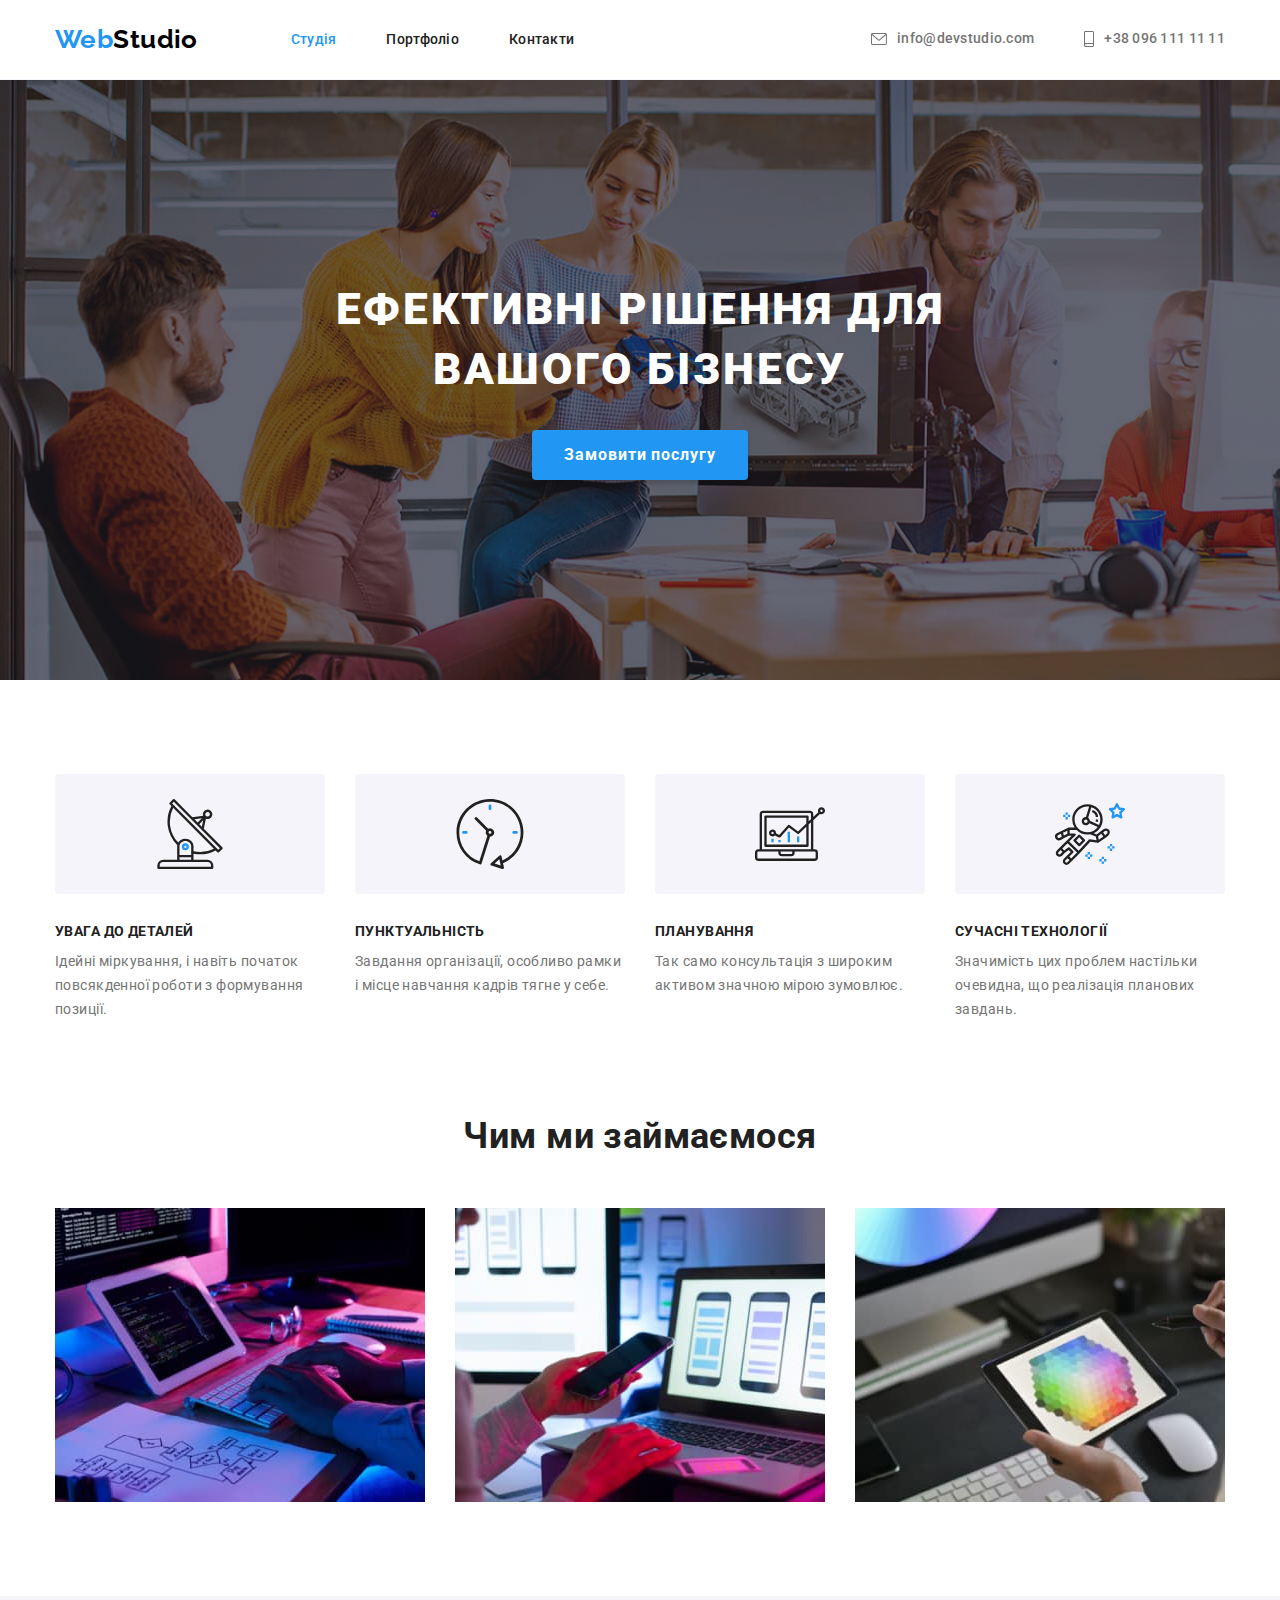
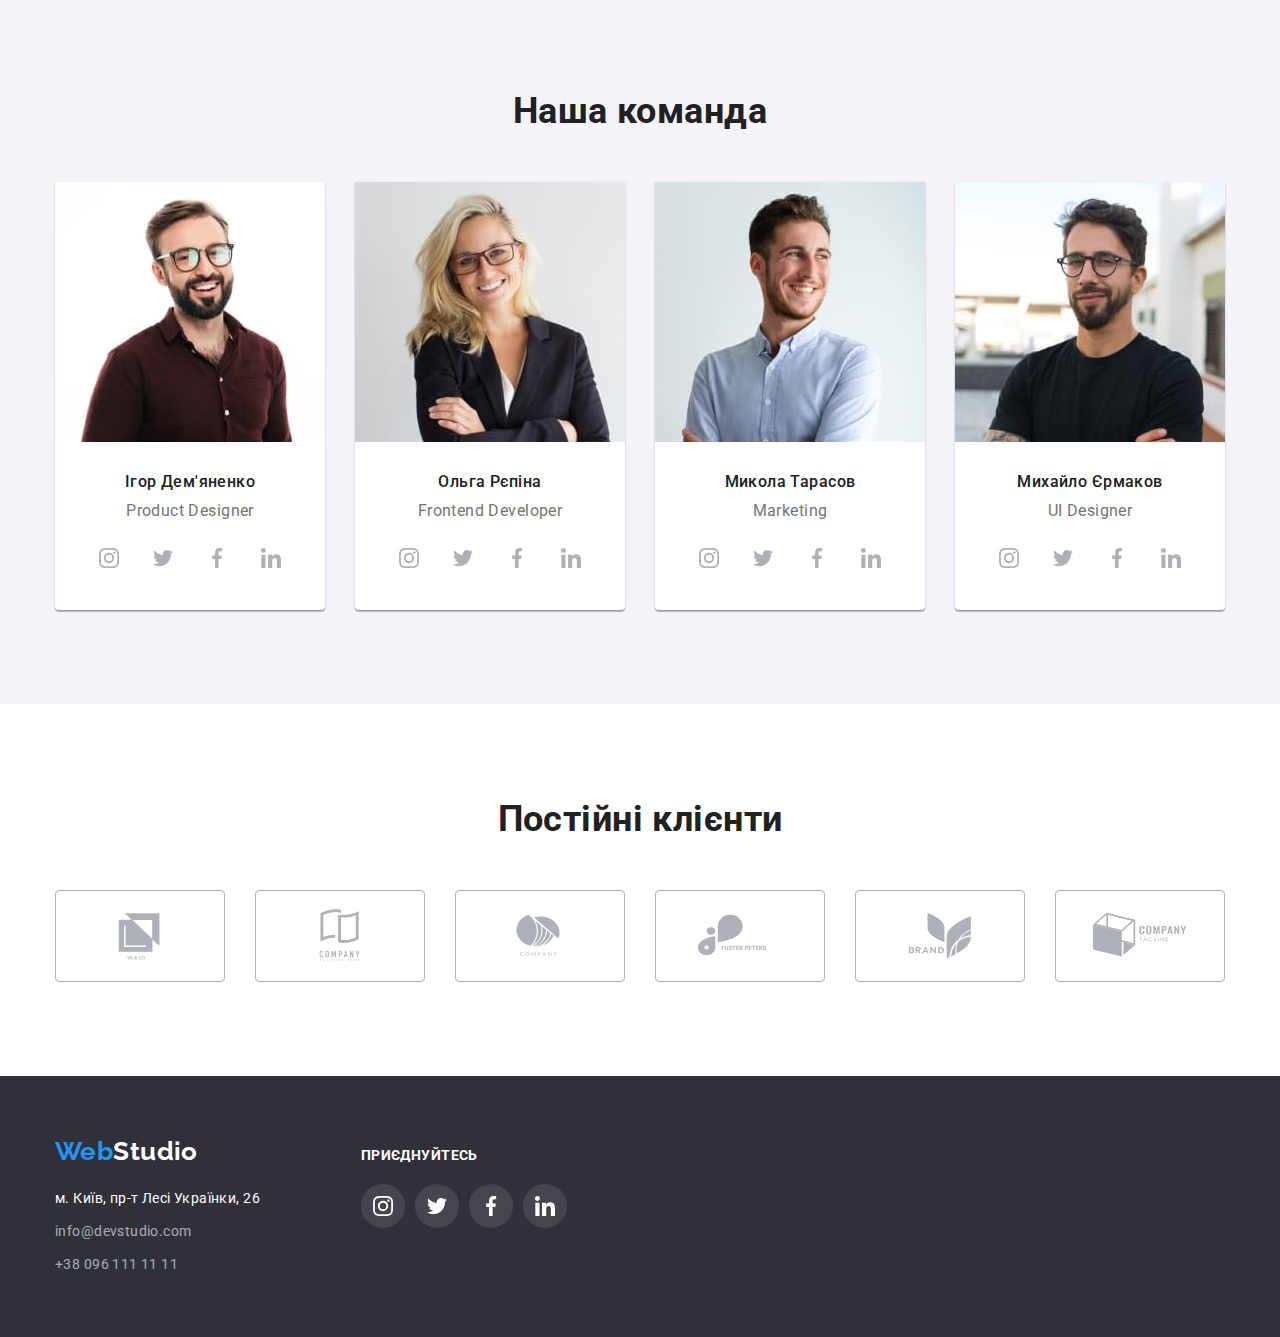
<file: index.html>
<!DOCTYPE html>
<html lang="uk">
	<head>
		<meta charset="UTF-8" />
		<meta name="viewport" content="width=device-width, initial-scale=1.0" />
		<title>WebStudio</title>
		<link rel="preconnect" href="https://fonts.googleapis.com" />
		<link rel="preconnect" href="https://fonts.gstatic.com" crossorigin />
		<link
			href="https://fonts.googleapis.com/css2?family=Raleway:wght@700&family=Roboto:wght@400;500;700;900&display=swap"
			rel="stylesheet"
		/>
		<link
			rel="stylesheet"
			href="https://cdnjs.cloudflare.com/ajax/libs/modern-normalize/1.0.0/modern-normalize.min.css"
		/>
		<link rel="stylesheet" href="./css/styles.css" />
	</head>
	<body>
		<header class="page-header">
			<div class="container page-header-container">
				<nav class="main-nav">
					<a href="./index.html" class="logo link"><span class="logo-first-part">Web</span>Studio</a>
					<ul class="list menu">
						<li class="menu-item">
							<a href="./index.html" class="link menu-link current">Студія</a>
						</li>
						<li class="menu-item">
							<a href="./portfolio.html" class="link menu-link">Портфоліо</a>
						</li>
						<li class="menu-item">
							<a href="#contacts" class="link menu-link">Контакти</a>
						</li>
					</ul>
				</nav>
				<ul class="header-contacts list">
					<li><a href="mailto:info@devstudio.com" class="contact-email link">
							<svg lang="en" aria-label="envelope icon" class="envelope-icon">
								<use href="./images/sprite.svg#icon-envelope"></use>
							</svg> 
							info@devstudio.com
						</a>
					</li>
					<li><a href="tel:+380961111111" class="contact-phone-number link">
							<svg lang="en" aria-label="smartphone icon" class="smartphone-icon">
								<use href="./images/sprite.svg#icon-smartphone"></use>
							</svg>
							+38 096 111 11 11
						</a>
					</li>
				</ul>
			</div>
		</header>

		<main>
			<section class="main-title">
				<div class="main-title-container container">
					<h1 class="title">ЕФЕКТИВНІ РІШЕННЯ ДЛЯ ВАШОГО БІЗНЕСУ</h1>
					<button type="button" class="modal-open-btn"> Замовити послугу </button>
				</div>
			</section>

			<section class="benefits section">
				<div class="container">
					<h2 hidden>Наші переваги</h2>
					<ul class="list benefits-list">
						<li class="benefits-item">
							<div class="benefits-item-icon-bg">
								<svg lang="en" aria-label="antenna icon" class="benefits-item-icon">
									<use href="./images/sprite.svg#icon-antenna"></use>
								</svg>
							</div>
							<h3 class="benefits-name">Увага до деталей</h3>
							<p class="benefits-description"
								>Ідейні міркування, і навіть початок повсякденної роботи з формування позиції.</p
							>
						</li>
						<li class="benefits-item">
							<div class="benefits-item-icon-bg">
								<svg lang="en" aria-label="clock icon" class="benefits-item-icon">
									<use href="./images/sprite.svg#icon-clock"></use>
								</svg>
							</div>
							<h3 class="benefits-name">Пунктуальність</h3>
							<p class="benefits-description"
								>Завдання організації, особливо рамки і місце навчання кадрів тягне у себе.</p
							>
						</li>
						<li class="benefits-item">
							<div class="benefits-item-icon-bg">
								<svg lang="en" aria-label="diagram icon" class="benefits-item-icon">
									<use href="./images/sprite.svg#icon-diagram"></use>
								</svg>
							</div>
							<h3 class="benefits-name">Планування</h3>
							<p class="benefits-description">Так само консультація з широким активом значною мірою зумовлює.</p>
						</li>
						<li class="benefits-item">
							<div class="benefits-item-icon-bg">
								<svg lang="en" aria-label="astronaut icon" class="benefits-item-icon">
									<use href="./images/sprite.svg#icon-astronaut"></use>
								</svg>
							</div>
							<h3 class="benefits-name">Сучасні технології</h3>
							<p class="benefits-description"
								>Значимість цих проблем настільки очевидна, що реалізація планових завдань.</p
							>
						</li>
					</ul>
				</div>
			</section>

			<section class="work-process section">
				<div class="container">
					<h2 class="work-title">Чим ми займаємося</h2>
					<ul class="list work-list-pic">
						<li class="work-pic-items">
							<img src="./images/box1.jpg" alt="Написання алгоритмів" width="370" height="294" class="work-pic" />
						</li>
						<li class="work-pic-items">
							<img src="./images/img.jpg" alt="UI/UX Дизайн" width="370" height="294" class="work-pic" />
						</li>
						<li class="work-pic-items">
							<img
								src="./images/box3.jpg"
								alt="Професійний підбір кольорової гами"
								width="370"
								height="294"
								class="work-pic"
							/>
						</li>
					</ul>
				</div>
			</section>

			<section class="team section">
				<div class="container">
					<h2 class="team-title">Наша команда</h2>
					<ul class="list team-list">
						<li class="team-member">
							<img src="./images/pers1.jpg" alt="Портрет Ігоря" width="270" height="260" class="member-icon" />
							<div class="member-wrapper">
							<h3 class="member-name">Ігор Дем'яненко</h3>
							<p class="member-position">Product Designer</p>
							<ul class="list member-social-list">
								<li>
									<a href="" class="member-social-link">
										<svg lang="en" aria-label="instagram icon" class="member-social-icon">
											<use href="./images/sprite.svg#icon-instagram"></use>
										</svg>
									</a>
								</li>
								<li>
									<a href="" class="member-social-link">
										<svg lang="en" aria-label="twitter icon" class="member-social-icon">
											<use href="./images/sprite.svg#icon-twitter"></use>
										</svg>
									</a>
								</li>
								<li>
									<a href="" class="member-social-link">
										<svg lang="en" aria-label="facebook icon" class="member-social-icon">
											<use href="./images/sprite.svg#icon-facebook"></use>
										</svg>
									</a>
								</li>
								<li>
									<a href="" class="member-social-link">
										<svg lang="en" aria-label="linkedin icon" class="member-social-icon">
											<use href="./images/sprite.svg#icon-linkedin"></use>
										</svg>
									</a>
								</li>
							</ul>
							</div>
						</li>
						<li class="team-member">
							<img src="./images/pers2.jpg" alt="Портрет Ольги" width="270" height="260" class="member-icon" />
							<div class="member-wrapper">
							<h3 class="member-name">Ольга Рєпіна</h3>
							<p class="member-position">Frontend Developer</p>
							<ul class="list member-social-list">
								<li>
									<a href="" class="member-social-link">
										<svg lang="en" aria-label="instagram icon" class="member-social-icon">
											<use href="./images/sprite.svg#icon-instagram"></use>
										</svg>
									</a>
								</li>
								<li>
									<a href="" class="member-social-link">
										<svg lang="en" aria-label="twitter icon" class="member-social-icon">
											<use href="./images/sprite.svg#icon-twitter"></use>
										</svg>
									</a>
								</li>
								<li>
									<a href="" class="member-social-link">
										<svg lang="en" aria-label="facebook icon" class="member-social-icon">
											<use href="./images/sprite.svg#icon-facebook"></use>
										</svg>
									</a>
								</li>
								<li>
									<a href="" class="member-social-link">
										<svg lang="en" aria-label="linkedin icon" class="member-social-icon">
											<use href="./images/sprite.svg#icon-linkedin"></use>
										</svg>
									</a>
								</li>
							</ul>
							</div>	
						</li>
						<li class="team-member">
							<img src="./images/pers3.jpg" alt="Портрет Миколи" width="270" height="260" class="member-icon" />
							<div class="member-wrapper">
							<h3 class="member-name">Микола Тарасов</h3>
							<p class="member-position">Marketing</p>
							<ul class="list member-social-list">
								<li>
									<a href="" class="member-social-link">
									<svg lang="en" aria-label="instagram icon" class="member-social-icon">
										<use href="./images/sprite.svg#icon-instagram"></use>
									</svg>
									</a>
								</li>
								<li>
									<a href="" class="member-social-link">
									<svg lang="en" aria-label="twitter icon" class="member-social-icon">
										<use href="./images/sprite.svg#icon-twitter"></use>
									</svg>
									</a>
								</li>
								<li>
									<a href="" class="member-social-link">
									<svg lang="en" aria-label="facebook icon" class="member-social-icon">
										<use href="./images/sprite.svg#icon-facebook"></use>
									</svg>
									</a>
								</li>
								<li>
									<a href="" class="member-social-link">
									<svg lang="en" aria-label="linkedin icon" class="member-social-icon">
										<use href="./images/sprite.svg#icon-linkedin"></use>
									</svg> 
								</a>
								</li>
							</ul>
							</div>	
						</li>
						<li class="team-member">
							<img src="./images/pers4.jpg" alt="Портрет Михайла" width="270" height="260" class="member-icon" />
							<div class="member-wrapper">
								<h3 class="member-name">Михайло Єрмаков</h3>
							<p class="member-position">UI Designer</p>
							<ul class="list member-social-list">
								<li>
									<a href="" class="member-social-link">
										<svg lang="en" aria-label="instagram icon" class="member-social-icon">
											<use href="./images/sprite.svg#icon-instagram"></use>
										</svg>
									</a>
								</li>
								<li>
									<a href="" class="member-social-link">
										<svg lang="en" aria-label="twitter icon" class="member-social-icon">
											<use href="./images/sprite.svg#icon-twitter"></use>
										</svg>
									</a>
								</li>
								<li>
									<a href="" class="member-social-link">
										<svg lang="en" aria-label="facebook icon" class="member-social-icon">
											<use href="./images/sprite.svg#icon-facebook"></use>
										</svg>
									</a>
								</li>
								<li>
									<a href="" class="member-social-link">
										<svg lang="en" aria-label="linkedin icon" class="member-social-icon">
											<use href="./images/sprite.svg#icon-linkedin"></use>
										</svg>
									</a>
								</li>
							</ul>
						</div>
				</div>
			</section>
			<section class="section">
				<div class="container">
				<h2 class="team-title">Постійні клієнти</h2>
				<ul class="clients-list list">
					<li class="client-item">
						<a href="" class="client-link">
							<svg lang="en" aria-label="client icon" class="client-icon">
								<use href="./images/sprite.svg#icon-client1"></use>
							</svg>
						</a>
					</li>
					<li class="client-item">
						<a href="" class="client-link">
							<svg lang="en" aria-label="client icon" class="client-icon">
								<use href="./images/sprite.svg#icon-client2"></use>
							</svg>
						</a>
					</li>
					<li class="client-item">
						<a href="" class="client-link">
							<svg lang="en" aria-label="client icon" class="client-icon">
								<use href="./images/sprite.svg#icon-client3"></use>
							</svg>
						</a>
					</li>
					<li class="client-item">
						<a href="" class="client-link">
							<svg lang="en" aria-label="client icon" class="client-icon">
								<use href="./images/sprite.svg#icon-client4"></use>
							</svg>
						</a>
					</li>
					<li class="client-item">
						<a href="" class="client-link">
							<svg lang="en" aria-label="client icon" class="client-icon">
								<use href="./images/sprite.svg#icon-client5"></use>
							</svg>
						</a>
					</li>
					<li class="client-item">
						<a href="" class="client-link">
							<svg lang="en" aria-label="client icon" class="client-icon">
								<use href="./images/sprite.svg#icon-client6"></use>
							</svg>
						</a>
					</li>
				</ul>
				</div>
			</section>
		</main>

		<footer class="page-footer">
			<div class="container adress-social-container">
				<div class=" page-footer-container">
					<a href="./index.html" class="logo logo-footer link"><span class="logo-first-part">Web</span>Studio</a>
					<address>
						<ul class="list contact-list">
							<li class="contact-item">
								<a href="https://goo.gl/maps/CPtrU1FHBa2aNyZL9" target="_blank"
									rel="noopener noreferrer nofollow" class="location-link link">
									м. Київ, пр-т Лесі Українки, 26</a>
							</li>
							<li class="contact-item">
								<a href="mailto:info@devstudio.com" class="footer-email link">info@devstudio.com</a>
							</li>
							<li class="contact-item">
								<a href="tel:+380961111111" class="footer-phone-number link">+38 096 111 11 11</a>
							</li>
						</ul>
					</address>
				</div>
				<div class="social-container">
					<p class="social-invite-text">Приєднуйтесь</p>
					<ul class="list member-social-list">
						<li>
							<a href="" class="member-social-link footer-social-link">
								<svg lang="en" aria-label="instagram icon" class="member-social-icon footer-social-icon">
									<use href="./images/sprite.svg#icon-instagram"></use>
								</svg>
							</a>
						</li>
						<li>
							<a href="" class="member-social-link footer-social-link">
								<svg lang="en" aria-label="twitter icon" class="member-social-icon footer-social-icon">
									<use href="./images/sprite.svg#icon-twitter"></use>
								</svg>
							</a>
						</li>
						<li>
							<a href="" class="member-social-link footer-social-link">
								<svg lang="en" aria-label="facebook icon" class="member-social-icon footer-social-icon">
									<use href="./images/sprite.svg#icon-facebook"></use>
								</svg>
							</a>
						</li>
						<li>
							<a href="" class="member-social-link footer-social-link">
								<svg lang="en" aria-label="linkedin icon" class="member-social-icon footer-social-icon">
									<use href="./images/sprite.svg#icon-linkedin"></use>
								</svg>
							</a>
						</li>
					</ul>
				</div>
			</div>
		</footer>
	</body>
</html>
</file>
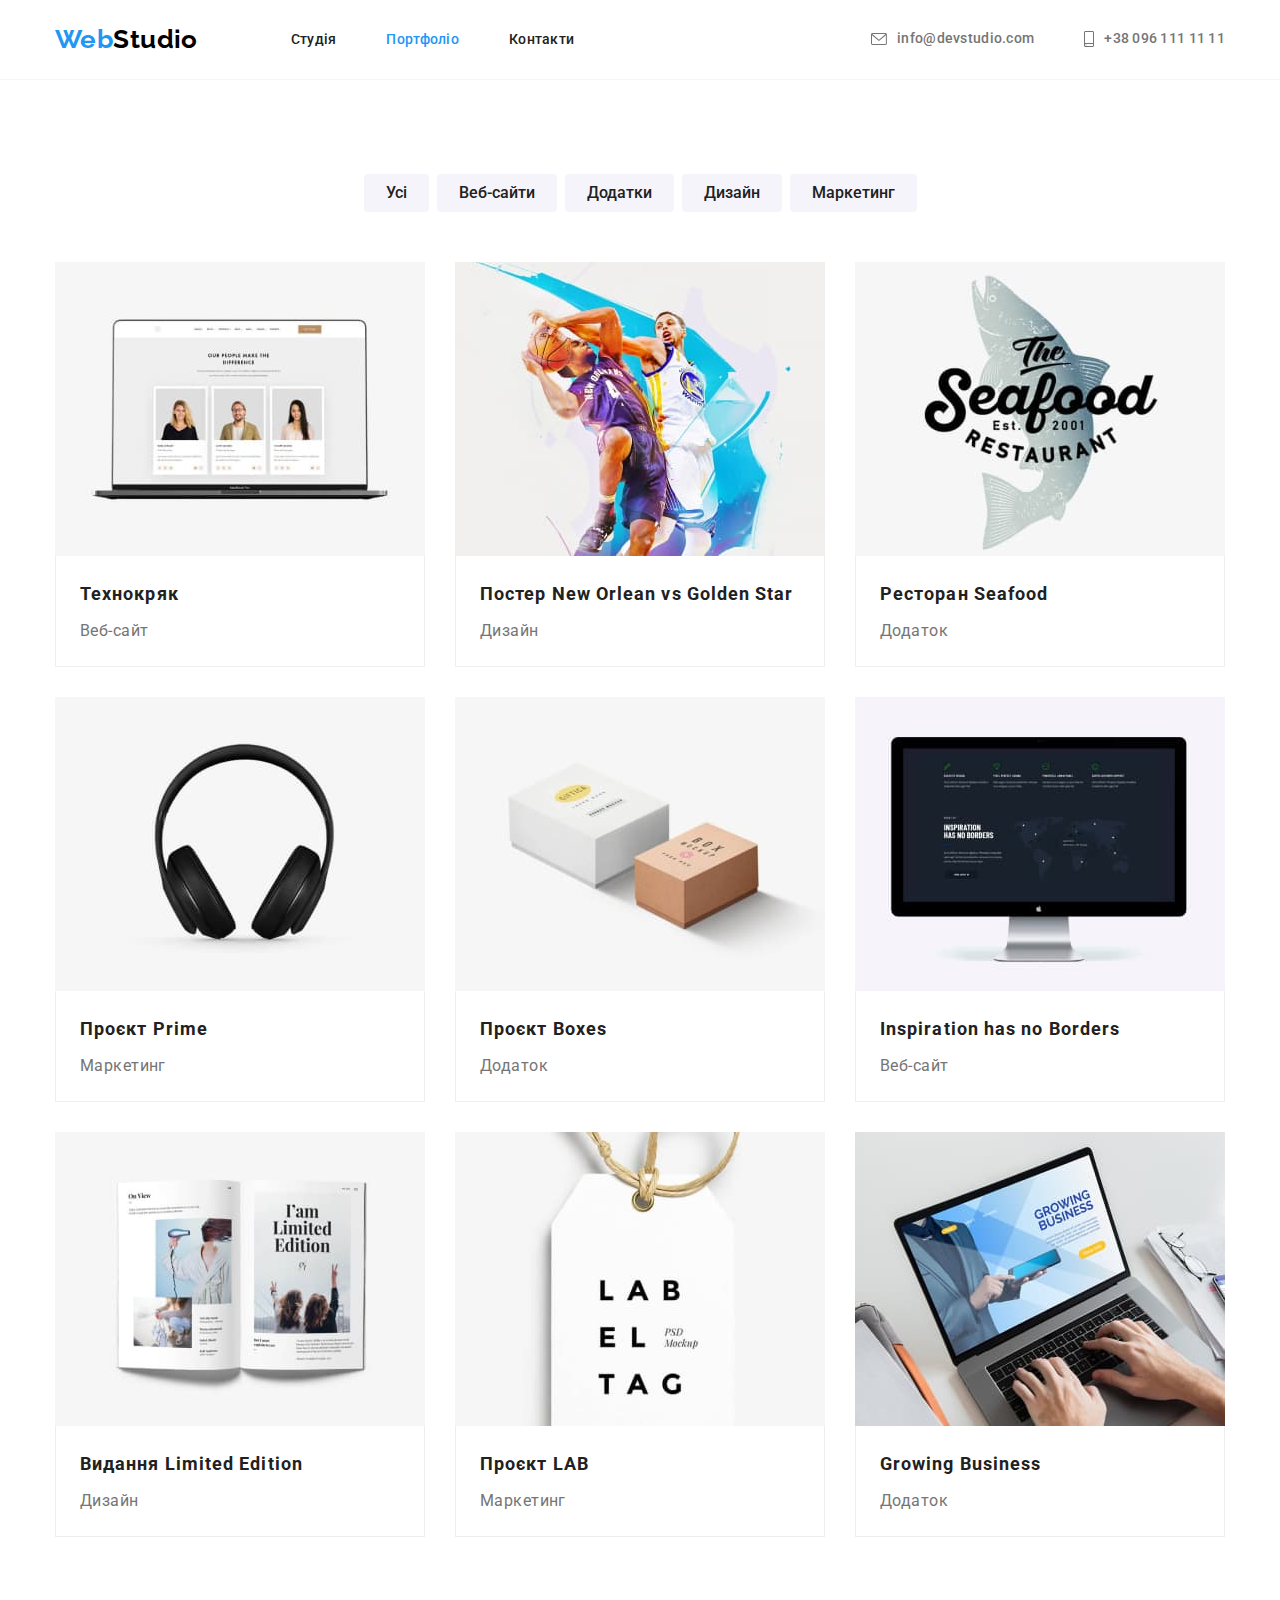
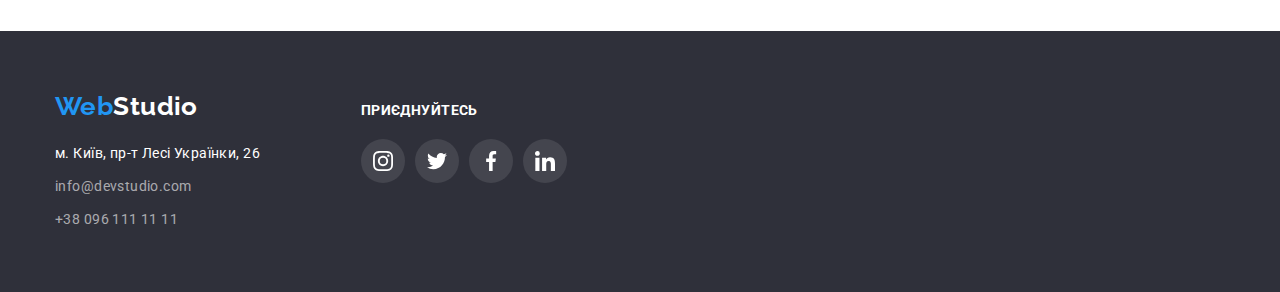
<file: portfolio.html>
<!DOCTYPE html>
<html lang="uk">
	<head>
		<meta charset="UTF-8" />
		<meta name="viewport" content="width=device-width, initial-scale=1.0" />
		<title>WebStudio</title>
		<link rel="preconnect" href="https://fonts.googleapis.com" />
		<link rel="preconnect" href="https://fonts.gstatic.com" crossorigin />
		<link
			href="https://fonts.googleapis.com/css2?family=Raleway:wght@700&family=Roboto:wght@400;500;700;900&display=swap"
			rel="stylesheet"
		/>
		<link
			rel="stylesheet"
			href="https://cdnjs.cloudflare.com/ajax/libs/modern-normalize/1.0.0/modern-normalize.min.css"
		/>
		<link rel="stylesheet" href="./css/styles.css" />
	</head>

	<body>
		<header class="page-header">
			<div class="container page-header-container">
				<nav class="main-nav">
					<a href="./index.html" class="logo link"><span class="logo-first-part">Web</span>Studio</a>
					<ul class="list menu">
						<li class="menu-item">
							<a href="./index.html" class="link menu-link">Студія</a>
						</li>
						<li class="menu-item">
							<a href="./portfolio.html" class="link menu-link current">Портфоліо</a>
						</li>
						<li class="menu-item">
							<a href="#contacts" class="link menu-link">Контакти</a>
						</li>
					</ul>
				</nav>
				<ul class="header-contacts list">
					<li
						><a href="mailto:info@devstudio.com" class="contact-email link">
							<svg lang="en" aria-label="envelope icon" class="envelope-icon">
								<use href="./images/sprite.svg#icon-envelope"></use>
							</svg>
							info@devstudio.com
						</a>
					</li>
					<li
						><a href="tel:+380961111111" class="contact-phone-number link">
							<svg lang="en" aria-label="smartphone icon" class="smartphone-icon">
								<use href="./images/sprite.svg#icon-smartphone"></use>
							</svg>
							+38 096 111 11 11
						</a>
					</li>
				</ul>
			</div>
		</header>
		<main>
			<section class="portfolio-filter section">
				<div class="container">
					<h1 hidden>Наші проекти</h1>
					<ul class="list list-portfolio-filter">
						<li class="filter-item"><button type="button" class="filter-btn">Усі</button></li>
						<li class="filter-item"><button type="button" class="filter-btn">Веб-сайти</button></li>
						<li class="filter-item"><button type="button" class="filter-btn">Додатки</button></li>
						<li class="filter-item"><button type="button" class="filter-btn">Дизайн</button></li>
						<li class="filter-item"><button type="button" class="filter-btn">Маркетинг</button></li>
					</ul>
					<ul class="list projects-list">
						<li class="project-item">
							<a href="" class="project-link link">
								<img
									src="./images/portfolio1.jpg"
									alt="Ноутбук із зображенням сайту на екрані"
									width="370"
									height="294"
									class="progect-icon"
								/>
								<div class="project-border">
									<h2 class="project-title">Технокряк</h2>
									<p class="project-identifire">Веб-сайт</p>
								</div>
							</a>
						</li>
						<li class="project-item">
							<a href="" class="project-link link">
								<img
									src="./images/portfolio2.jpg"
									alt="Два баскетбольні гравці з команд-противників змагаються за м'яч"
									width="370"
									height="294"
									class="progect-icon"
								/>
								<div class="project-border">
									<h2 class="project-title">Постер New Orlean vs Golden Star</h2>
									<p class="project-identifire">Дизайн</p>
								</div>
							</a>
						</li>
						<li class="project-item">
							<a href="" class="project-link link">
								<img
									src="./images/portfolio3.jpg"
									alt="Логотоп ресторану з рибою на фоні"
									width="370"
									height="294"
									class="progect-icon"
								/>
								<div class="project-border">
									<h2 class="project-title">Ресторан Seafood</h2>
									<p class="project-identifire">Додаток</p>
								</div>
							</a>
						</li>
						<li class="project-item">
							<a href="" class="project-link link">
								<img src="./images/portfolio4.jpg" alt="Навушники" width="370" height="294" class="progect-icon" />
								<div class="project-border">
									<h2 class="project-title">Проєкт Prime</h2>
									<p class="project-identifire">Маркетинг</p>
								</div>
							</a>
						</li>
						<li class="project-item">
							<a href="" class="project-link link">
								<img
									src="./images/portfolio5.jpg"
									alt="Біла коробко більшого розміру та коричнева коробка меншого розміру"
									width="370"
									height="294"
									class="progect-icon"
								/>
								<div class="project-border">
									<h2 class="project-title">Проєкт Boxes</h2>
									<p class="project-identifire">Додаток</p>
								</div>
							</a>
						</li>
						<li class="project-item">
							<a href="" class="project-link link">
								<img
									src="./images/portfolio6.jpg"
									alt="Монітор від комп'ютера із зображенням сайту на екрані"
									width="370"
									height="294"
									class="progect-icon"
								/>
								<div class="project-border">
									<h2 class="project-title">Inspiration has no Borders</h2>
									<p class="project-identifire">Веб-сайт</p>
								</div>
							</a>
						</li>
						<li class="project-item">
							<a href="" class="project-link link">
								<img
									src="./images/portfolio7.jpg"
									alt="Розгорнута книга"
									width="370"
									height="294"
									class="progect-icon"
								/>
								<div class="project-border">
									<h2 class="project-title">Видання Limited Edition</h2>
									<p class="project-identifire">Дизайн</p>
								</div>
							</a>
						</li>
						<li class="project-item">
							<a href="" class="project-link link">
								<img src="./images/portfolio8.jpg" alt="Бірка з назвою" width="370" height="294" class="progect-icon" />
								<div class="project-border">
									<h2 class="project-title">Проєкт LAB</h2>
									<p class="project-identifire">Маркетинг</p>
								</div>
							</a>
						</li>
						<li class="project-item">
							<a href="" class="project-link link">
								<img
									src="./images/portfolio9.jpg"
									alt="Робота на ноутбуці з програмою для бізнесу"
									width="370"
									height="294"
									class="progect-icon"
								/>
								<div class="project-border">
									<h2 class="project-title">Growing Business</h2>
									<p class="project-identifire">Додаток</p>
								</div>
							</a>
						</li>
					</ul>
				</div>
			</section>
		</main>

		<footer class="page-footer">
			<div class="container adress-social-container">
				<div class="page-footer-container">
					<a href="./index.html" class="logo logo-footer link"><span class="logo-first-part">Web</span>Studio</a>
					<address>
						<ul class="list contact-list">
							<li class="contact-item">
								<a
									href="https://goo.gl/maps/CPtrU1FHBa2aNyZL9"
									target="_blank"
									rel="noopener noreferrer nofollow"
									class="location-link link"
								>
									м. Київ, пр-т Лесі Українки, 26</a
								>
							</li>
							<li class="contact-item">
								<a href="mailto:info@devstudio.com" class="footer-email link">info@devstudio.com</a>
							</li>
							<li class="contact-item">
								<a href="tel:+380961111111" class="footer-phone-number link">+38 096 111 11 11</a>
							</li>
						</ul>
					</address>
				</div>
				<div class="social-container">
					<p class="social-invite-text">Приєднуйтесь</p>
					<ul class="list member-social-list">
						<li>
							<a href="" class="member-social-link footer-social-link">
								<svg lang="en" aria-label="instagram icon" class="member-social-icon footer-social-icon">
									<use href="./images/sprite.svg#icon-instagram"></use>
								</svg>
							</a>
						</li>
						<li>
							<a href="" class="member-social-link footer-social-link">
								<svg lang="en" aria-label="twitter icon" class="member-social-icon footer-social-icon">
									<use href="./images/sprite.svg#icon-twitter"></use>
								</svg>
							</a>
						</li>
						<li>
							<a href="" class="member-social-link footer-social-link">
								<svg lang="en" aria-label="facebook icon" class="member-social-icon footer-social-icon">
									<use href="./images/sprite.svg#icon-facebook"></use>
								</svg>
							</a>
						</li>
						<li>
							<a href="" class="member-social-link footer-social-link">
								<svg lang="en" aria-label="linkedin icon" class="member-social-icon footer-social-icon">
									<use href="./images/sprite.svg#icon-linkedin"></use>
								</svg>
							</a>
						</li>
					</ul>
				</div>
			</div>
		</footer>
	</body>
</html>
</file>
<file: css/styles.css>
/*Змінні*/
:root {
    --primary-font: 'Roboto', sans-serif;
    --secondary-font: 'Raleway', sans-serif;
    --accent-color: #2196F3;
    --title-text-color: #212121;
    --general-text-color: #757575;
    --background-color: #2F303A;
    --title-text-color-dark-bcgr: #FFFFFF;
    --btn-bcgr-color: #188CE8;
    --secondary-logo-color: #000000;
    --border-color: #F5F4FA;
    --icon-color: #AFB1B8;
}
/*Скидання налаштувань браузера*/
h1,
h2,
h3,
h4,
p {
    margin-top: 0;
    margin-bottom: 0;
    margin-block-start: 0;
    margin-block-end: 0;
}

ul,
ol{
    margin-top: 0;
    margin-bottom: 0;
    padding-left: 0;
}

img {
    display: block;
}

button {
    font-family: inherit;
    cursor: pointer;
}
.link {
    text-decoration: none;
    font-style: normal;
}

.list {
    list-style: none;
}
.link {
    text-decoration: none;
    font-style: normal;
}

.list {
    list-style: none;
}

img {
    display:block;
}
button {
    font-family: inherit;
    cursor: pointer;
}
.section {
    padding-bottom: 94px;
    padding-top: 94px;}

body {
    font-family: var(--primary-font);
    font-size: 14px;
    color: var(--general-text-color);
    letter-spacing: 0.03em;
}
/*/Скидання налаштувань браузера*/
/*=========== HEADER ============ */
.container {
    width: 1200px;
    margin-left: auto;
    margin-right: auto;
    padding-left: 15px;
    padding-right: 15px;
}
.page-header {
    padding-top: 24px;
    padding-bottom: 24px;

    border-bottom: 1px solid var(--border-color);
}
.page-header-container {
    display: flex;
    align-items: center;
}
.main-nav {
    display:flex;
    align-items: center;
    justify-content: row;
}
.logo {
    margin-right: 93px;

    font-family: var(--secondary-font);
    font-weight: 700;
    font-size: 26px;
    line-height: 1.19;
    color: var(--secondary-logo-color);
}
.logo-first-part {
    color:var(--accent-color);
}
.menu {
    display: flex;
    align-items: center;
    justify-content: row;
}
.menu-item:not(:last-child) {
    margin-right: 50px ;
}
.menu-link {

    font-weight: 500;
    font-size: 14px;
    line-height: 1.14;
    letter-spacing: 0.02em;
    color: var(--title-text-color);
}
.menu-link.current {
    color: var(--accent-color);
}
.menu-link:hover,
.menu-link:focus {
    color:var(--accent-color);
}
.header-contacts {
    display: flex;
    margin-left: auto;
}
.contact-email {
    margin-right: 50px;
}
.contact-email,
.contact-phone-number {
    display: flex;
    align-items: center;
    font-weight: 500;
    font-size: 14px;
    line-height: 1.14;
    letter-spacing: 0.02em;
    color:var(--general-text-color);
}
.contact-email:hover,
.contact-email:focus,
.contact-phone-number:hover,
.contact-phone-number:focus
 {
    color: var(--accent-color); 
}
.envelope-icon {
    
    width: 16px;
    height: 12px;
    fill: var(--general-text-color);
    margin-right: 10px;
}
.smartphone-icon {
    width: 10px;
    height: 16px;
    fill: var(--general-text-color);
    margin-right: 10px;
}
.contact-email:hover .envelope-icon,
.contact-email:focus .envelope-icon,
.contact-phone-number:hover .smartphone-icon,
.contact-phone-number:hover .smartphone-icon {
    fill: var(--accent-color);
}
/*========= /HEADER ========== */
/*=========== HERO =========== */
.main-title {
    background-color: var(--background-color);
    max-width: 1600px;
    margin-left: auto;
    margin-right: auto;
    padding-top: 200px;
    padding-bottom: 200px;
    background-image: linear-gradient(rgba(47, 48, 58, 0.4),rgba(47, 48, 58, 0.4)), url("../images/bgr-img.jpg");
}
.main-title-container {
    display: flex;
    flex-direction: column;
    justify-content: center;
    align-items: center;
    flex-wrap: wrap;
    gap: 30px;
}
.title {
    width: 700px;
    
    font-weight: 900;
    font-size: 44px;
    line-height: 1.36;
    text-align: center;
    letter-spacing: 0.06em;
    text-transform: uppercase;
    color: var(--title-text-color-dark-bcgr);
}

.modal-open-btn {
    padding: 10px 32px;

    font-weight: 700;
    font-size: 16px;
    line-height: 1.88;
    display: flex;
    align-items: center;
    text-align: center;
    letter-spacing: 0.06em;
    color: var(--title-text-color-dark-bcgr);

    background-color: var(--accent-color);
    border: none;
    border-radius: 4px;
    box-shadow: 0px 4px 4px rgba(0, 0, 0, 0.15);
}
.modal-open-btn:hover,
.modal-open-btn:focus {
    background: var(--btn-bcgr-color);
    box-shadow: 0px 4px 4px rgba(0, 0, 0, 0.15);
}
/*=========== /HERO =========== */
/* ========== BENEFITS ========== */
.benefits-list {
display: flex;
gap: 30px;
}
.benefits-item {
    display: flex;
    flex-flow: column wrap;
    flex-basis: calc((100%-90px)/4);
}
.benefits-item-icon-bg {
    display: flex;
    justify-content: center;
    align-items: center;
    width: 270px;
    height: 120px;
    margin-bottom: 30px;

    background-color:#F5F4FA;
    border-radius: 4px;
}
.benefits-item-icon {
    width: 70px;
    height: 70px;
}
.benefits-name {
    margin-bottom: 10px;

    font-weight: 700;
    font-size: 14px;
    line-height: 1.14;
    text-transform: uppercase;
    color: var(--title-text-color);
}
.benefits-description {
line-height: 1.71;
}
/* ========== /BENEFITS ========== */
/* ============== WORK ============ */
.work-process {
    padding-top: 0;
}
.work-title {
    margin-bottom: 50px;

    font-weight: 700;
    font-size: 36px;
    line-height: 1.17;
    text-align: center;
    color: var(--title-text-color);
}
.work-list-pic {
    display: flex;
    gap: 30px;
}
/* ============== /WORK ============ */
/*============== TEAM ============== */
.team {
    background-color: var(--border-color);
}
.team-title {
    margin-bottom: 50px;

    font-weight: 700;
    font-size: 36px;
    line-height: 1.17;
    text-align: center;
    color: var(--title-text-color);
}
.team-list {
    display: flex;
    gap: 30px;
}
.team-member {
    align-items: center;

    background-color:var(--title-text-color-dark-bcgr);
    box-shadow: 0px 1px 3px rgba(0, 0, 0, 0.12), 0px 1px 1px rgba(0, 0, 0, 0.14), 0px 2px 1px rgba(0, 0, 0, 0.2);
    border-radius: 0px 0px 4px 4px;
}
.member-wrapper{
    padding-top: 30px;
    padding-bottom: 30px;
}
.member-name {
    margin-bottom: 10px;

    font-weight: 500;
    font-size: 16px;
    line-height: 1.19;
    text-align: center;    
    color: var(--title-text-color);
}
.member-position {
    margin-bottom: 16px;

    font-size: 16px;
    line-height: 1.19;
    text-align: center;
}
.member-social-list {
    display: flex;
    justify-content: center;
    align-items: center;
    gap: 10px;
}
.member-social-link {
    display: flex;
    justify-content: center;
    align-items: center;
    width: 44px;
    height:44px;
    border-radius: 50%;
}
.member-social-icon {
    width: 20px;
    height: 20px;
    fill: var(--icon-color);
}
.member-social-link:hover .member-social-icon, 
.member-social-link:focus .member-social-icon {
    fill: var(--title-text-color-dark-bcgr);
}
.member-social-link:hover,
.member-social-link:focus {
    width: 44px;
    height: 44px;
    border-radius: 50%;
    background-color: var(--accent-color);
}
/*============= /TEAM =========== */
/* =========== CLIENTS ========== */
.clients-list {
    display: flex;
    gap: 30px;
}
.client-link {
    display: flex;
    width: 170px;
    height: 92px;
    justify-content: center;
    align-items: center;
    border: 1px solid var(--icon-color);
    border-radius: 4px;
}
.client-icon {
    width: 106px;
    height: 60px;
    fill: var(--icon-color);
}
.client-link:hover,
.client-link:focus {
    border-color: var(--accent-color);
} 
.client-link:hover .client-icon,
.client-link:focus .client-icon {
    fill: var(--accent-color)
}
/* =========== /CLIENTS ========== */
/*================== FOOTER ===============*/
.page-footer {
    background-color: var(--background-color);
    padding-top: 60px;
    padding-bottom: 60px;
}
.page-footer-container {
    display: flex;
    flex-direction: column;

}
.logo-footer {
    color:var(--title-text-color-dark-bcgr);
    margin-bottom: 20px;
}
.contact-item:not(:last-child) {
    margin-bottom: 9px;    
}
.location-link {
    line-height: 1.71;    
    color: var(--title-text-color-dark-bcgr); 
}
.footer-email,
.footer-phone-number{
    line-height: 1.71;
    color: rgba(255, 255, 255, 0.6);
} 
.footer-social-link {
    background-color: rgba(255, 255, 255, 0.1);
    ;
}

.footer-social-icon {
    fill: var(--title-text-color-dark-bcgr);
}
/* ================ /FOOTER =============== */

/*=============== PORTFOLIO ==============*/
.list-portfolio-filter {
    display: flex;
    justify-content: center;
    gap: 8px;
    margin-bottom: 50px;
}

.filter-btn {
    padding: 6px 22px;
    border: none;
    background-color: var(--border-color);
    border-radius: 4px;

    font-weight: 500;
    font-size: 16px;
    line-height: 1.63;
    color: var(--title-text-color);
}
.filter-btn:hover,
.filter-btn:focus {
background-color: var(--accent-color);
box-shadow: 0px 3px 1px rgba(0, 0, 0, 0.1), 0px 1px 2px rgba(0, 0, 0, 0.08), 0px 2px 2px rgba(0, 0, 0, 0.12);
border-radius: 4px;
color: var(--title-text-color-dark-bcgr);
}
.projects-list {
    display: flex;
    flex-wrap: wrap;
    gap: 30px;
}
.project-item {
    flex-basis: calc((100% - 60px) / 3);
}
.project-link {
    display: block;
}
.project-link:hover,
.project-link:focus {
    box-shadow: 0px 1px 1px rgba(0, 0, 0, 0.12), 0px 4px 4px rgba(0, 0, 0, 0.06), 1px 4px 6px rgba(0, 0, 0, 0.16);
}
.project-border {
    padding: 20px 24px;
    border-right: 1px solid #EEEEEE;
    border-bottom: 1px solid #EEEEEE;
    border-left: 1px solid #EEEEEE;
}
.project-title {
    margin-bottom: 4px;

    font-weight: 700;
    font-size: 18px;
    line-height: 2;    
    letter-spacing: 0.06em;
    color: var(--title-text-color);
} 
.project-identifire {
    font-size: 16px;
    line-height: 1.88;
    color: var(--general-text-color)
}
.adress-social-container {
    display: flex;
    align-items: baseline;
    gap: 70px;
}
.social-container {
    display: flex;
    flex-wrap: wrap;
    width: 206px;

}
.social-invite-text {
    font-weight: 700;
    font-size: 14px;
    line-height: 1.14;
    letter-spacing: 0.03em;
    text-transform: uppercase;
    color: var(--title-text-color-dark-bcgr);
    margin-bottom: 20px ;
}
/*=============== /PORTFOLIO ==============*/
</file>
